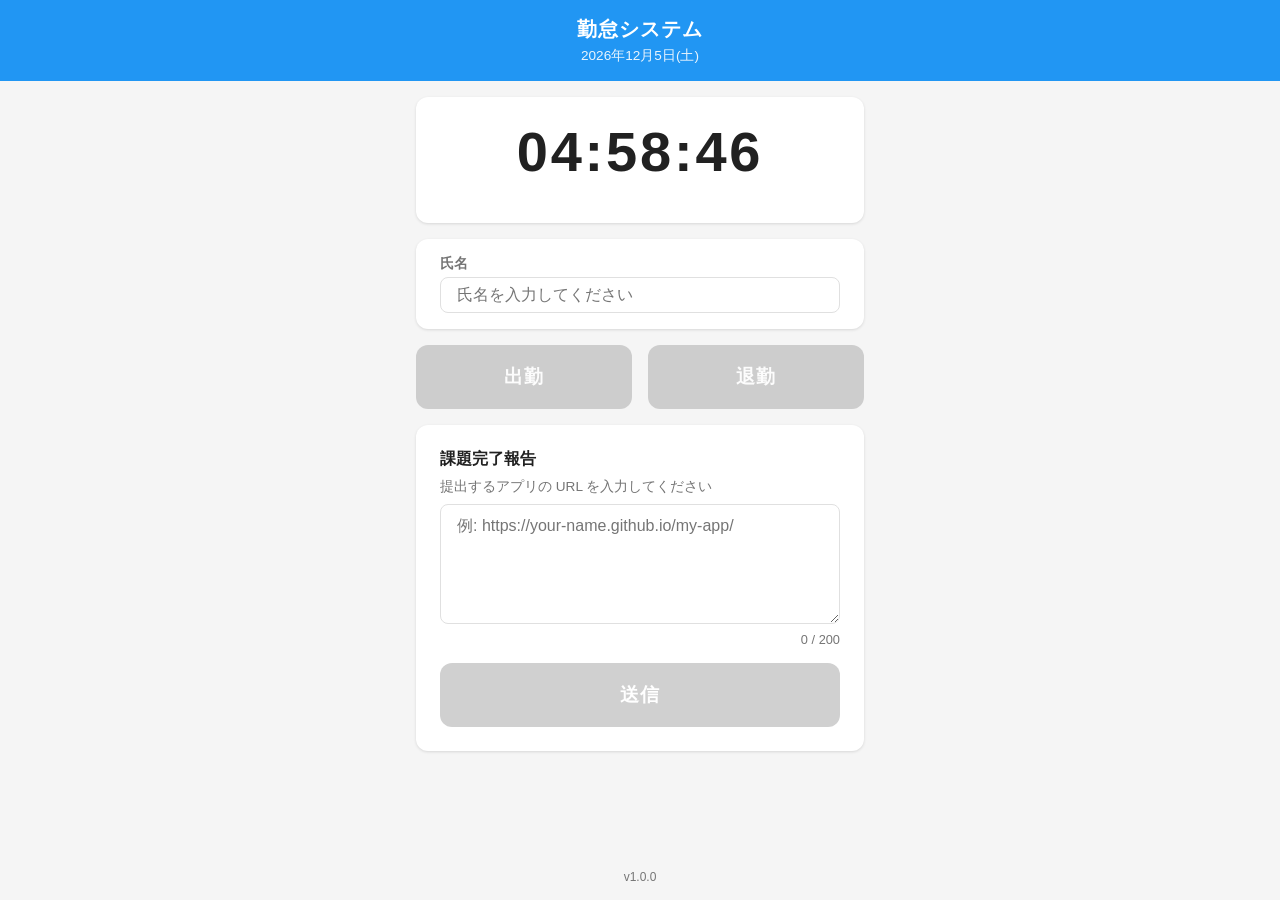
<file: index.html>
<!DOCTYPE html>
<html lang="ja">
  <head>
    <meta charset="UTF-8" />
    <!-- スマホで画面幅にフィットさせる基本設定 -->
    <meta name="viewport" content="width=device-width, initial-scale=1.0" />

    <title>勤怠システム</title>

    <!-- PWA 用のマニフェストファイルを読み込む -->
    <link rel="manifest" href="manifest.webmanifest" />

    <!-- iOS Safari でホーム画面追加したときのアイコン指定 -->
    <link rel="apple-touch-icon" href="icons/icon-192.png" />

    <!-- PWA: ブラウザのテーマカラー（アドレスバーや通知バーの色） -->
    <meta name="theme-color" content="#2196f3" />

    <!-- スタイルシート読み込み -->
    <link rel="stylesheet" href="style.css" />
  </head>

  <body>
    <!-- ========================================
         ヘッダー
         ・アプリ名と今日の日付を表示する
    ======================================== -->
    <header class="header">
      <h1 class="header__title">勤怠システム</h1>
      <!-- JS で今日の日付を動的に書き込む -->
      <p class="header__date" id="js-date"></p>
    </header>

    <!-- ========================================
         メインコンテンツ
    ======================================== -->
    <main class="main">

      <!-- ---- ステータスエリア ---- -->
      <section class="status-area" aria-label="勤務状況">

        <!-- 現在時刻: JS で 1 秒ごとに更新する -->
        <p class="status-area__clock" id="js-clock">--:--:--</p>

        <!-- 出勤・退勤・勤務時間の情報行 -->
        <div class="status-area__records">

          <!-- 退勤時刻: 退勤打刻後に表示する (初期は非表示) -->
          <div class="record-item record-item--out hidden" id="js-record-out">
            <span class="record-item__label">退勤</span>
            <span class="record-item__value" id="js-clock-out-time">--:--</span>
          </div>

          <!-- 勤務時間: 退勤打刻後に表示する (初期は非表示) -->
          <div class="record-item record-item--duration hidden" id="js-record-duration">
            <span class="record-item__label">勤務時間</span>
            <span class="record-item__value" id="js-work-duration">-時間-分</span>
          </div>

        </div>
      </section>

      <!-- ---- 氏名入力エリア（新規追加） ----
           時計の下・出勤ボタンの上に配置する。
           氏名が入力されていないと出勤・退勤・送信ボタンを押せない。 -->
      <section class="name-area" aria-label="氏名入力">
        <label class="name-area__label" for="js-name-input">氏名</label>
        <input
          type="text"
          class="name-area__input"
          id="js-name-input"
          maxlength="50"
          placeholder="氏名を入力してください"
          autocomplete="name"
        />
      </section>

      <!-- ---- 打刻ボタンエリア ---- -->
      <section class="punch-area" aria-label="打刻操作">

        <!-- 出勤ボタン
             ・氏名未入力: 無効 (グレー)
             ・氏名入力済み・未打刻: 有効 (緑色)
             ・出勤打刻後: 無効 (グレー) -->
        <button
          class="btn btn--in"
          id="js-btn-clock-in"
          type="button"
          disabled
        >
          <!-- ローディング中に表示するスピナー (初期は非表示) -->
          <span class="btn__spinner hidden" aria-hidden="true"></span>
          <span class="btn__label">出勤</span>
        </button>

        <!-- 退勤ボタン
             ・氏名未入力 / 出勤前 / 退勤後: 無効 (グレー)
             ・出勤後・退勤前: 有効 (赤色) -->
        <button
          class="btn btn--out"
          id="js-btn-clock-out"
          type="button"
          disabled
        >
          <span class="btn__spinner hidden" aria-hidden="true"></span>
          <span class="btn__label">退勤</span>
        </button>

      </section>

      <!-- ---- 課題完了報告エリア ---- -->
      <section class="report-area" aria-label="課題完了報告">
        <h2 class="report-area__heading">課題完了報告</h2>

        <label class="report-area__label" for="js-task-input">
          提出するアプリの URL を入力してください
        </label>

        <!-- テキストエリア
             ・maxlength で 200 文字制限
             ・入力があるときだけ送信ボタンを有効にする -->
        <textarea
          class="report-area__textarea"
          id="js-task-input"
          maxlength="200"
          rows="4"
          placeholder="例: https://your-name.github.io/my-app/"
        ></textarea>

        <!-- 残り文字数カウンター -->
        <p class="report-area__counter">
          <span id="js-char-count">0</span> / 200
        </p>

        <!-- 送信ボタン: 初期は disabled -->
        <button
          class="btn btn--report"
          id="js-btn-report"
          type="button"
          disabled
        >
          <span class="btn__spinner hidden" aria-hidden="true"></span>
          <span class="btn__label">送信</span>
        </button>

      </section>

    </main>

    <!-- ========================================
         フッター
    ======================================== -->
    <footer class="footer">
      <p class="footer__version">v1.0.0</p>
    </footer>

    <!-- ========================================
         トースト通知
         ・画面下部に重ねて表示する (position: fixed)
         ・JS でクラスを付け外しして表示/非表示を切り替える
    ======================================== -->
    <div class="toast hidden" id="js-toast" role="alert" aria-live="polite">
      <span class="toast__message" id="js-toast-message"></span>
    </div>

    <!-- JavaScript 読み込み (body の末尾に置くことで DOM が確実に存在する) -->
    <script src="app.js"></script>
  </body>
</html>
</file>
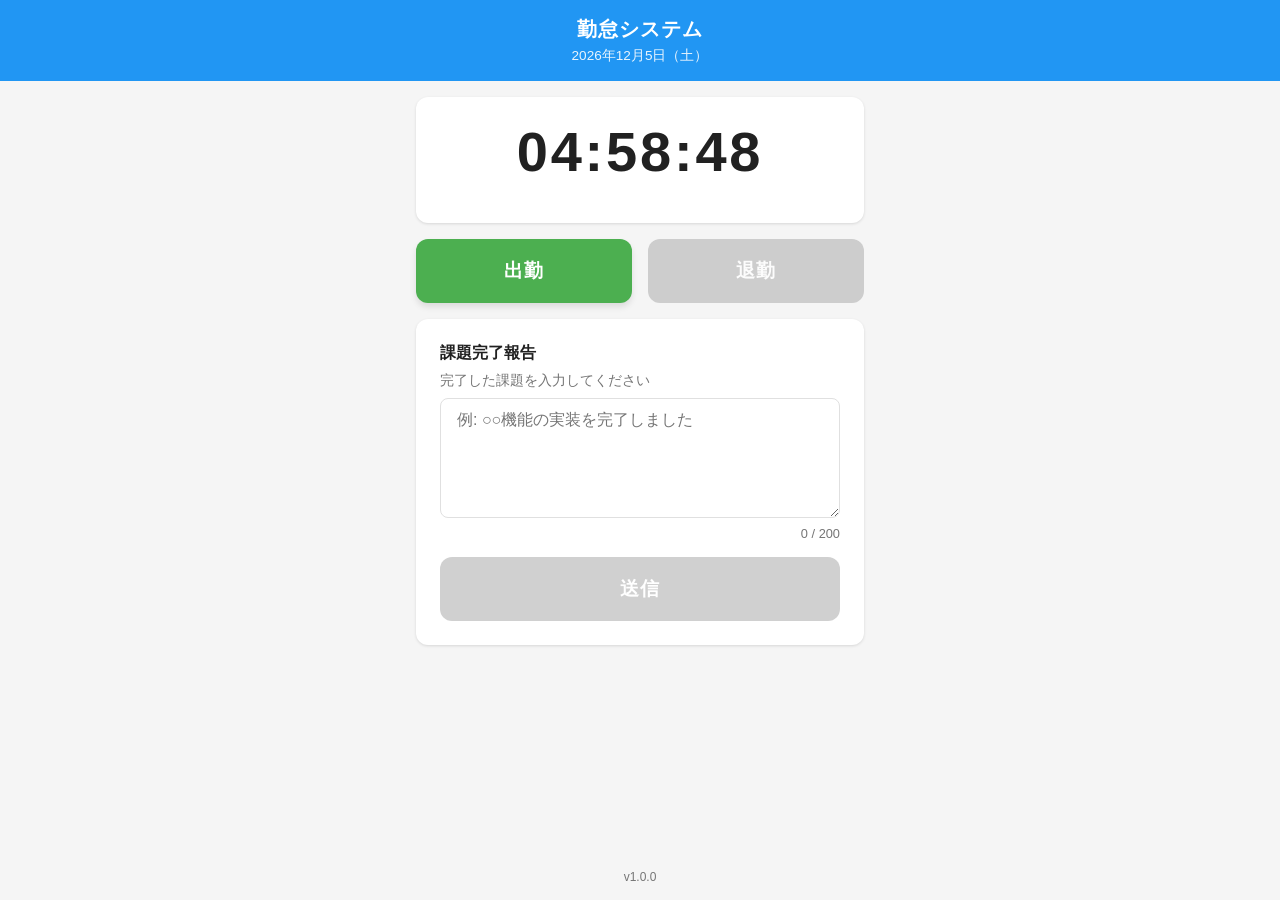
<file: frontend/index.html>
<!DOCTYPE html>
<html lang="ja">
  <head>
    <meta charset="UTF-8" />
    <!-- スマホで画面幅にフィットさせる基本設定 -->
    <meta name="viewport" content="width=device-width, initial-scale=1.0" />

    <title>勤怠システム</title>

    <!-- PWA 用のマニフェストファイルを読み込む -->
    <link rel="manifest" href="manifest.webmanifest" />

    <!-- iOS Safari でホーム画面追加したときのアイコン指定 -->
    <link rel="apple-touch-icon" href="icons/icon-192.png" />

    <!-- スタイルシート読み込み -->
    <link rel="stylesheet" href="style.css" />
  </head>

  <body>
    <!-- ========================================
         ヘッダー
         ・アプリ名と今日の日付を表示する
    ======================================== -->
    <header class="header">
      <h1 class="header__title">勤怠システム</h1>
      <!-- JS で今日の日付を動的に書き込む -->
      <p class="header__date" id="js-date"></p>
    </header>

    <!-- ========================================
         メインコンテンツ
    ======================================== -->
    <main class="main">

      <!-- ---- ステータスエリア ---- -->
      <section class="status-area" aria-label="勤務状況">

        <!-- 現在時刻: JS で 1 秒ごとに更新する -->
        <p class="status-area__clock" id="js-clock">--:--:--</p>

        <!-- 出勤・退勤・勤務時間の情報行 -->
        <div class="status-area__records">

          <!-- 出勤時刻: 出勤打刻後に表示する (初期は非表示) -->
          <div class="record-item record-item--in hidden" id="js-record-in">
            <span class="record-item__label">出勤</span>
            <span class="record-item__value" id="js-clock-in-time">--:--</span>
          </div>

          <!-- 退勤時刻: 退勤打刻後に表示する (初期は非表示) -->
          <div class="record-item record-item--out hidden" id="js-record-out">
            <span class="record-item__label">退勤</span>
            <span class="record-item__value" id="js-clock-out-time">--:--</span>
          </div>

          <!-- 勤務時間: 退勤打刻後に表示する (初期は非表示) -->
          <div class="record-item record-item--duration hidden" id="js-record-duration">
            <span class="record-item__label">勤務時間</span>
            <span class="record-item__value" id="js-work-duration">-時間-分</span>
          </div>

        </div>
      </section>

      <!-- ---- 打刻ボタンエリア ---- -->
      <section class="punch-area" aria-label="打刻操作">

        <!-- 出勤ボタン
             ・初期状態: 有効 (緑色)
             ・出勤打刻後: disabled で操作不可 (グレー) -->
        <button
          class="btn btn--in"
          id="js-btn-clock-in"
          type="button"
        >
          <!-- ローディング中に表示するスピナー (初期は非表示) -->
          <span class="btn__spinner hidden" aria-hidden="true"></span>
          <span class="btn__label">出勤</span>
        </button>

        <!-- 退勤ボタン
             ・初期状態: disabled (グレー) — 出勤前は押せない
             ・出勤後・退勤前: 有効 (赤色)
             ・退勤後: disabled (グレー) -->
        <button
          class="btn btn--out"
          id="js-btn-clock-out"
          type="button"
          disabled
        >
          <span class="btn__spinner hidden" aria-hidden="true"></span>
          <span class="btn__label">退勤</span>
        </button>

      </section>

      <!-- ---- 課題完了報告エリア ---- -->
      <section class="report-area" aria-label="課題完了報告">
        <h2 class="report-area__heading">課題完了報告</h2>

        <label class="report-area__label" for="js-task-input">
          完了した課題を入力してください
        </label>

        <!-- テキストエリア
             ・maxlength で 200 文字制限
             ・入力があるときだけ送信ボタンを有効にする -->
        <textarea
          class="report-area__textarea"
          id="js-task-input"
          maxlength="200"
          rows="4"
          placeholder="例: ○○機能の実装を完了しました"
        ></textarea>

        <!-- 残り文字数カウンター -->
        <p class="report-area__counter">
          <span id="js-char-count">0</span> / 200
        </p>

        <!-- 送信ボタン: 初期は disabled -->
        <button
          class="btn btn--report"
          id="js-btn-report"
          type="button"
          disabled
        >
          <span class="btn__spinner hidden" aria-hidden="true"></span>
          <span class="btn__label">送信</span>
        </button>

      </section>

    </main>

    <!-- ========================================
         フッター
    ======================================== -->
    <footer class="footer">
      <p class="footer__version">v1.0.0</p>
    </footer>

    <!-- ========================================
         トースト通知
         ・画面下部に重ねて表示する (position: fixed)
         ・JS でクラスを付け外しして表示/非表示を切り替える
    ======================================== -->
    <div class="toast hidden" id="js-toast" role="alert" aria-live="polite">
      <span class="toast__message" id="js-toast-message"></span>
    </div>

    <!-- JavaScript 読み込み (body の末尾に置くことで DOM が確実に存在する) -->
    <script src="app.js"></script>
  </body>
</html>
</file>
<file: style.css>
/* ============================================================
   style.css
   スマホ向け (375px 基準) のスタイル定義
   BEM 命名規則 (Block__Element--Modifier) を使用
   ============================================================ */

/* ============================================================
   1. CSS カスタムプロパティ（変数）
      色やサイズを一箇所で管理することで、後から変更しやすくする
   ============================================================ */
:root {
  /* カラーパレット */
  --color-primary:     #2196f3; /* ブルー: 汎用アクション */
  --color-in:          #4caf50; /* グリーン: 出勤ボタン */
  --color-out:         #f44336; /* レッド: 退勤ボタン */
  --color-disabled:    #bdbdbd; /* グレー: 無効ボタン */
  --color-report:      #ff9800; /* オレンジ: 課題報告ボタン */
  --color-bg:          #f5f5f5; /* 背景色 */
  --color-surface:     #ffffff; /* カードやセクションの背景 */
  --color-text:        #212121; /* メインテキスト */
  --color-text-sub:    #757575; /* サブテキスト */
  --color-border:      #e0e0e0; /* ボーダー */

  /* トーストの色 */
  --color-toast-success: #4caf50;
  --color-toast-error:   #f44336;
  --color-toast-info:    #2196f3;

  /* スペーシング */
  --space-xs:  4px;
  --space-sm:  8px;
  --space-md:  16px;
  --space-lg:  24px;
  --space-xl:  32px;

  /* ボーダーラジアス */
  --radius-sm: 8px;
  --radius-md: 12px;
  --radius-lg: 16px;

  /* シャドウ */
  --shadow-sm: 0 1px 3px rgba(0, 0, 0, 0.12);
  --shadow-md: 0 4px 6px rgba(0, 0, 0, 0.1);
}

/* ============================================================
   2. リセット & 基本設定
   ============================================================ */
*,
*::before,
*::after {
  /* box-sizing: border-box にすると padding/border が width に含まれて計算が楽になる */
  box-sizing: border-box;
  margin: 0;
  padding: 0;
}

html {
  /* フォントサイズの基準を 16px に統一 */
  font-size: 16px;
}

body {
  font-family: -apple-system, BlinkMacSystemFont, "Hiragino Sans", "Hiragino Kaku Gothic ProN",
    "Noto Sans JP", sans-serif;
  background-color: var(--color-bg);
  color: var(--color-text);
  /* スマホで最低画面幅を確保 */
  min-height: 100dvh;
  /* コンテンツが少ないときも縦方向に間延びしないよう flex で構成 */
  display: flex;
  flex-direction: column;
}

/* ============================================================
   3. ユーティリティクラス
   ============================================================ */

/* hidden クラスで要素を非表示にする。JS から toggle して使う */
.hidden {
  display: none !important;
}

/* ============================================================
   4. ヘッダー
   ============================================================ */
.header {
  background-color: var(--color-primary);
  color: #fff;
  padding: var(--space-md) var(--space-lg);
  /* 上部固定にせず通常フローに置く（コンテンツが少ないため固定不要） */
  text-align: center;
  /* iOS で上部セーフエリア（ノッチ）に食い込まないようにする */
  padding-top: calc(var(--space-md) + env(safe-area-inset-top));
}

.header__title {
  font-size: 1.25rem;
  font-weight: 700;
  letter-spacing: 0.05em;
}

.header__date {
  font-size: 0.85rem;
  margin-top: var(--space-xs);
  opacity: 0.9;
}

/* ============================================================
   5. メインコンテンツ
   ============================================================ */
.main {
  flex: 1; /* body の残りスペースを全部使う */
  display: flex;
  flex-direction: column;
  gap: var(--space-md);
  padding: var(--space-md);
  /* 最大幅を決めて中央寄せにすることで、タブレットでも崩れにくくなる */
  max-width: 480px;
  width: 100%;
  margin: 0 auto;
}

/* ============================================================
   6. ステータスエリア
   ============================================================ */
.status-area {
  background-color: var(--color-surface);
  border-radius: var(--radius-md);
  box-shadow: var(--shadow-sm);
  padding: var(--space-lg);
  text-align: center;
}

/* 現在時刻の大きな数字 */
.status-area__clock {
  font-size: 3rem;
  font-weight: 700;
  font-variant-numeric: tabular-nums; /* 数字の幅を統一してガタつかせない */
  letter-spacing: 0.05em;
  color: var(--color-text);
  line-height: 1.1;
}

/* 出勤・退勤・勤務時間の行を横並びにする */
.status-area__records {
  display: flex;
  justify-content: center;
  gap: var(--space-lg);
  margin-top: var(--space-md);
  flex-wrap: wrap; /* 画面が狭いときは折り返す */
}

/* 各レコードアイテム（ラベル + 値） */
.record-item {
  display: flex;
  flex-direction: column;
  align-items: center;
  gap: var(--space-xs);
}

.record-item__label {
  font-size: 0.75rem;
  color: var(--color-text-sub);
  font-weight: 600;
  letter-spacing: 0.04em;
}

.record-item__value {
  font-size: 1.1rem;
  font-weight: 700;
  font-variant-numeric: tabular-nums;
}

/* 色分け */
.record-item--out      .record-item__value { color: var(--color-out); }
.record-item--duration .record-item__value { color: var(--color-primary); }

/* ============================================================
   7. 氏名入力エリア
      時計の下・打刻ボタンの上に配置する白いカード
   ============================================================ */
.name-area {
  background-color: var(--color-surface);
  border-radius: var(--radius-md);
  box-shadow: var(--shadow-sm);
  padding: var(--space-md) var(--space-lg);
  display: flex;
  flex-direction: column;
  gap: var(--space-xs);
}

.name-area__label {
  font-size: 0.85rem;
  font-weight: 600;
  color: var(--color-text-sub);
}

.name-area__input {
  width: 100%;
  padding: var(--space-sm) var(--space-md);
  border: 1.5px solid var(--color-border);
  border-radius: var(--radius-sm);
  font-size: 1rem;
  font-family: inherit;
  color: var(--color-text);
  background-color: var(--color-surface);
  /* フォーカス時のブラウザデフォルト outline を消して独自スタイルに統一 */
  outline: none;
  transition: border-color 0.2s ease, box-shadow 0.2s ease;
}

/* フォーカス時: プライマリカラーのボーダーとグロー */
.name-area__input:focus {
  border-color: var(--color-primary);
  box-shadow: 0 0 0 3px rgba(33, 150, 243, 0.15);
}

/* ============================================================
   8. 打刻ボタンエリア
   ============================================================ */
.punch-area {
  display: grid;
  grid-template-columns: 1fr 1fr; /* 出勤・退勤を横並び 50:50 */
  gap: var(--space-md);
}

/* ============================================================
   9. ボタン共通スタイル
   ============================================================ */
.btn {
  display: flex;
  align-items: center;
  justify-content: center;
  gap: var(--space-sm);

  /* タップしやすい最低高さ 56px */
  min-height: 56px;
  padding: var(--space-sm) var(--space-md);

  border: none;
  border-radius: var(--radius-md);
  box-shadow: var(--shadow-md);

  font-size: 1.1rem;
  font-weight: 700;
  letter-spacing: 0.06em;
  color: #fff;
  cursor: pointer;

  /* クリック時の浮き上がりアニメーション */
  transition: transform 0.1s ease, opacity 0.2s ease, box-shadow 0.1s ease;

  /* タップ時のハイライトを消す (スマホ) */
  -webkit-tap-highlight-color: transparent;
}

/* ボタンを押したときに少し沈み込む */
.btn:active:not(:disabled) {
  transform: scale(0.97);
  box-shadow: var(--shadow-sm);
}

/* 無効状態 */
.btn:disabled {
  background-color: var(--color-disabled);
  cursor: not-allowed;
  box-shadow: none;
  opacity: 0.7;
}

/* 出勤ボタン (グリーン) */
.btn--in {
  background-color: var(--color-in);
}

/* 退勤ボタン (レッド) */
.btn--out {
  background-color: var(--color-out);
}

/* 課題報告送信ボタン (オレンジ) — 横幅いっぱい */
.btn--report {
  background-color: var(--color-report);
  width: 100%;
  margin-top: var(--space-sm);
}

/* ============================================================
   10. ローディングスピナー
      CSS アニメーションで円形のくるくる表示を実装する
   ============================================================ */
.btn__spinner {
  display: inline-block;
  width: 18px;
  height: 18px;
  border: 3px solid rgba(255, 255, 255, 0.4);
  border-top-color: #fff;
  border-radius: 50%;
  animation: spin 0.7s linear infinite;
  /* flex-shrink: 0 で親要素が小さくても潰れない */
  flex-shrink: 0;
}

@keyframes spin {
  to { transform: rotate(360deg); }
}

/* ============================================================
   11. 課題完了報告エリア
   ============================================================ */
.report-area {
  background-color: var(--color-surface);
  border-radius: var(--radius-md);
  box-shadow: var(--shadow-sm);
  padding: var(--space-lg);
  display: flex;
  flex-direction: column;
  gap: var(--space-sm);
}

.report-area__heading {
  font-size: 1rem;
  font-weight: 700;
  color: var(--color-text);
}

.report-area__label {
  font-size: 0.85rem;
  color: var(--color-text-sub);
}

.report-area__textarea {
  width: 100%;
  padding: var(--space-sm) var(--space-md);
  border: 1.5px solid var(--color-border);
  border-radius: var(--radius-sm);
  font-size: 1rem;
  font-family: inherit;
  resize: vertical; /* 縦方向のみリサイズ可能 */
  line-height: 1.6;
  color: var(--color-text);
  transition: border-color 0.2s ease;
}

/* フォーカス時にボーダーを強調する */
.report-area__textarea:focus {
  outline: none;
  border-color: var(--color-report);
  box-shadow: 0 0 0 3px rgba(255, 152, 0, 0.15);
}

/* 残り文字数カウンター */
.report-area__counter {
  font-size: 0.8rem;
  color: var(--color-text-sub);
  text-align: right;
}

/* ============================================================
   12. フッター
   ============================================================ */
.footer {
  text-align: center;
  padding: var(--space-md);
  /* iOS でホームバーに食い込まないようにする */
  padding-bottom: calc(var(--space-md) + env(safe-area-inset-bottom));
}

.footer__version {
  font-size: 0.75rem;
  color: var(--color-text-sub);
}

/* ============================================================
   13. トースト通知
      画面下部に固定表示し、3 秒後に JS で hidden クラスを付ける
   ============================================================ */
.toast {
  position: fixed;
  bottom: calc(var(--space-lg) + env(safe-area-inset-bottom));
  left: 50%;
  transform: translateX(-50%);

  /* テキスト量に応じて幅を決める。最大は画面幅 - 余白 */
  min-width: 200px;
  max-width: calc(100vw - var(--space-xl) * 2);

  padding: var(--space-sm) var(--space-lg);
  border-radius: var(--radius-lg);
  box-shadow: var(--shadow-md);

  color: #fff;
  font-size: 0.9rem;
  font-weight: 600;
  text-align: center;

  /* 表示/非表示のフェードアニメーション */
  opacity: 1;
  transition: opacity 0.3s ease;

  /* 他の要素より手前に表示 */
  z-index: 9999;

  /* デフォルトはサクセス色 (JS でクラスを付け替える) */
  background-color: var(--color-toast-success);
}

/* モディファイア: エラー */
.toast--error {
  background-color: var(--color-toast-error);
}

/* モディファイア: 情報 */
.toast--info {
  background-color: var(--color-toast-info);
}

/* hidden のときはフェードアウト状態にする */
.toast.hidden {
  display: block !important; /* hidden を上書き */
  opacity: 0;
  pointer-events: none; /* フェードアウト中はクリックを無効化 */
}

/* ============================================================
   14. レスポンシブ対応
      480px 以上の画面（タブレット等）では少し余裕を持たせる
   ============================================================ */
@media (min-width: 480px) {
  .status-area__clock {
    font-size: 3.5rem;
  }

  .btn {
    min-height: 64px;
    font-size: 1.2rem;
  }
}
</file>
<file: frontend/style.css>
/* ============================================================
   style.css
   スマホ向け (375px 基準) のスタイル定義
   BEM 命名規則 (Block__Element--Modifier) を使用
   ============================================================ */

/* ============================================================
   1. CSS カスタムプロパティ（変数）
      色やサイズを一箇所で管理することで、後から変更しやすくする
   ============================================================ */
:root {
  /* カラーパレット */
  --color-primary:     #2196f3; /* ブルー: 汎用アクション */
  --color-in:          #4caf50; /* グリーン: 出勤ボタン */
  --color-out:         #f44336; /* レッド: 退勤ボタン */
  --color-disabled:    #bdbdbd; /* グレー: 無効ボタン */
  --color-report:      #ff9800; /* オレンジ: 課題報告ボタン */
  --color-bg:          #f5f5f5; /* 背景色 */
  --color-surface:     #ffffff; /* カードやセクションの背景 */
  --color-text:        #212121; /* メインテキスト */
  --color-text-sub:    #757575; /* サブテキスト */
  --color-border:      #e0e0e0; /* ボーダー */

  /* トーストの色 */
  --color-toast-success: #4caf50;
  --color-toast-error:   #f44336;
  --color-toast-info:    #2196f3;

  /* スペーシング */
  --space-xs:  4px;
  --space-sm:  8px;
  --space-md:  16px;
  --space-lg:  24px;
  --space-xl:  32px;

  /* ボーダーラジアス */
  --radius-sm: 8px;
  --radius-md: 12px;
  --radius-lg: 16px;

  /* シャドウ */
  --shadow-sm: 0 1px 3px rgba(0, 0, 0, 0.12);
  --shadow-md: 0 4px 6px rgba(0, 0, 0, 0.1);
}

/* ============================================================
   2. リセット & 基本設定
   ============================================================ */
*,
*::before,
*::after {
  /* box-sizing: border-box にすると padding/border が width に含まれて計算が楽になる */
  box-sizing: border-box;
  margin: 0;
  padding: 0;
}

html {
  /* フォントサイズの基準を 16px に統一 */
  font-size: 16px;
}

body {
  font-family: -apple-system, BlinkMacSystemFont, "Hiragino Sans", "Hiragino Kaku Gothic ProN",
    "Noto Sans JP", sans-serif;
  background-color: var(--color-bg);
  color: var(--color-text);
  /* スマホで最低画面幅を確保 */
  min-height: 100dvh;
  /* コンテンツが少ないときも縦方向に間延びしないよう flex で構成 */
  display: flex;
  flex-direction: column;
}

/* ============================================================
   3. ユーティリティクラス
   ============================================================ */

/* hidden クラスで要素を非表示にする。JS から toggle して使う */
.hidden {
  display: none !important;
}

/* ============================================================
   4. ヘッダー
   ============================================================ */
.header {
  background-color: var(--color-primary);
  color: #fff;
  padding: var(--space-md) var(--space-lg);
  /* 上部固定にせず通常フローに置く（コンテンツが少ないため固定不要） */
  text-align: center;
  /* iOS で上部セーフエリア（ノッチ）に食い込まないようにする */
  padding-top: calc(var(--space-md) + env(safe-area-inset-top));
}

.header__title {
  font-size: 1.25rem;
  font-weight: 700;
  letter-spacing: 0.05em;
}

.header__date {
  font-size: 0.85rem;
  margin-top: var(--space-xs);
  opacity: 0.9;
}

/* ============================================================
   5. メインコンテンツ
   ============================================================ */
.main {
  flex: 1; /* body の残りスペースを全部使う */
  display: flex;
  flex-direction: column;
  gap: var(--space-md);
  padding: var(--space-md);
  /* 最大幅を決めて中央寄せにすることで、タブレットでも崩れにくくなる */
  max-width: 480px;
  width: 100%;
  margin: 0 auto;
}

/* ============================================================
   6. ステータスエリア
   ============================================================ */
.status-area {
  background-color: var(--color-surface);
  border-radius: var(--radius-md);
  box-shadow: var(--shadow-sm);
  padding: var(--space-lg);
  text-align: center;
}

/* 現在時刻の大きな数字 */
.status-area__clock {
  font-size: 3rem;
  font-weight: 700;
  font-variant-numeric: tabular-nums; /* 数字の幅を統一してガタつかせない */
  letter-spacing: 0.05em;
  color: var(--color-text);
  line-height: 1.1;
}

/* 出勤・退勤・勤務時間の行を横並びにする */
.status-area__records {
  display: flex;
  justify-content: center;
  gap: var(--space-lg);
  margin-top: var(--space-md);
  flex-wrap: wrap; /* 画面が狭いときは折り返す */
}

/* 各レコードアイテム（ラベル + 値） */
.record-item {
  display: flex;
  flex-direction: column;
  align-items: center;
  gap: var(--space-xs);
}

.record-item__label {
  font-size: 0.75rem;
  color: var(--color-text-sub);
  font-weight: 600;
  letter-spacing: 0.04em;
}

.record-item__value {
  font-size: 1.1rem;
  font-weight: 700;
  font-variant-numeric: tabular-nums;
}

/* 色分け */
.record-item--in  .record-item__value { color: var(--color-in); }
.record-item--out .record-item__value { color: var(--color-out); }
.record-item--duration .record-item__value { color: var(--color-primary); }

/* ============================================================
   7. 打刻ボタンエリア
   ============================================================ */
.punch-area {
  display: grid;
  grid-template-columns: 1fr 1fr; /* 出勤・退勤を横並び 50:50 */
  gap: var(--space-md);
}

/* ============================================================
   8. ボタン共通スタイル
   ============================================================ */
.btn {
  display: flex;
  align-items: center;
  justify-content: center;
  gap: var(--space-sm);

  /* タップしやすい最低高さ 56px */
  min-height: 56px;
  padding: var(--space-sm) var(--space-md);

  border: none;
  border-radius: var(--radius-md);
  box-shadow: var(--shadow-md);

  font-size: 1.1rem;
  font-weight: 700;
  letter-spacing: 0.06em;
  color: #fff;
  cursor: pointer;

  /* クリック時の浮き上がりアニメーション */
  transition: transform 0.1s ease, opacity 0.2s ease, box-shadow 0.1s ease;

  /* タップ時のハイライトを消す (スマホ) */
  -webkit-tap-highlight-color: transparent;
}

/* ボタンを押したときに少し沈み込む */
.btn:active:not(:disabled) {
  transform: scale(0.97);
  box-shadow: var(--shadow-sm);
}

/* 無効状態 */
.btn:disabled {
  background-color: var(--color-disabled);
  cursor: not-allowed;
  box-shadow: none;
  opacity: 0.7;
}

/* 出勤ボタン (グリーン) */
.btn--in {
  background-color: var(--color-in);
}

/* 退勤ボタン (レッド) */
.btn--out {
  background-color: var(--color-out);
}

/* 課題報告送信ボタン (オレンジ) — 横幅いっぱい */
.btn--report {
  background-color: var(--color-report);
  width: 100%;
  margin-top: var(--space-sm);
}

/* ============================================================
   9. ローディングスピナー
      CSS アニメーションで円形のくるくる表示を実装する
   ============================================================ */
.btn__spinner {
  display: inline-block;
  width: 18px;
  height: 18px;
  border: 3px solid rgba(255, 255, 255, 0.4);
  border-top-color: #fff;
  border-radius: 50%;
  animation: spin 0.7s linear infinite;
  /* flex-shrink: 0 で親要素が小さくても潰れない */
  flex-shrink: 0;
}

@keyframes spin {
  to { transform: rotate(360deg); }
}

/* ============================================================
   10. 課題完了報告エリア
   ============================================================ */
.report-area {
  background-color: var(--color-surface);
  border-radius: var(--radius-md);
  box-shadow: var(--shadow-sm);
  padding: var(--space-lg);
  display: flex;
  flex-direction: column;
  gap: var(--space-sm);
}

.report-area__heading {
  font-size: 1rem;
  font-weight: 700;
  color: var(--color-text);
}

.report-area__label {
  font-size: 0.85rem;
  color: var(--color-text-sub);
}

.report-area__textarea {
  width: 100%;
  padding: var(--space-sm) var(--space-md);
  border: 1.5px solid var(--color-border);
  border-radius: var(--radius-sm);
  font-size: 1rem;
  font-family: inherit;
  resize: vertical; /* 縦方向のみリサイズ可能 */
  line-height: 1.6;
  color: var(--color-text);
  transition: border-color 0.2s ease;
}

/* フォーカス時にボーダーを強調する */
.report-area__textarea:focus {
  outline: none;
  border-color: var(--color-report);
  box-shadow: 0 0 0 3px rgba(255, 152, 0, 0.15);
}

/* 残り文字数カウンター */
.report-area__counter {
  font-size: 0.8rem;
  color: var(--color-text-sub);
  text-align: right;
}

/* ============================================================
   11. フッター
   ============================================================ */
.footer {
  text-align: center;
  padding: var(--space-md);
  /* iOS でホームバーに食い込まないようにする */
  padding-bottom: calc(var(--space-md) + env(safe-area-inset-bottom));
}

.footer__version {
  font-size: 0.75rem;
  color: var(--color-text-sub);
}

/* ============================================================
   12. トースト通知
      画面下部に固定表示し、3 秒後に JS で hidden クラスを付ける
   ============================================================ */
.toast {
  position: fixed;
  bottom: calc(var(--space-lg) + env(safe-area-inset-bottom));
  left: 50%;
  transform: translateX(-50%);

  /* テキスト量に応じて幅を決める。最大は画面幅 - 余白 */
  min-width: 200px;
  max-width: calc(100vw - var(--space-xl) * 2);

  padding: var(--space-sm) var(--space-lg);
  border-radius: var(--radius-lg);
  box-shadow: var(--shadow-md);

  color: #fff;
  font-size: 0.9rem;
  font-weight: 600;
  text-align: center;

  /* 表示/非表示のフェードアニメーション */
  opacity: 1;
  transition: opacity 0.3s ease;

  /* 他の要素より手前に表示 */
  z-index: 9999;

  /* デフォルトはサクセス色 (JS でクラスを付け替える) */
  background-color: var(--color-toast-success);
}

/* モディファイア: エラー */
.toast--error {
  background-color: var(--color-toast-error);
}

/* モディファイア: 情報 */
.toast--info {
  background-color: var(--color-toast-info);
}

/* hidden のときはフェードアウト状態にする */
.toast.hidden {
  display: block !important; /* hidden を上書き */
  opacity: 0;
  pointer-events: none; /* フェードアウト中はクリックを無効化 */
}

/* ============================================================
   13. レスポンシブ対応
      480px 以上の画面（タブレット等）では少し余裕を持たせる
   ============================================================ */
@media (min-width: 480px) {
  .status-area__clock {
    font-size: 3.5rem;
  }

  .btn {
    min-height: 64px;
    font-size: 1.2rem;
  }
}
</file>
